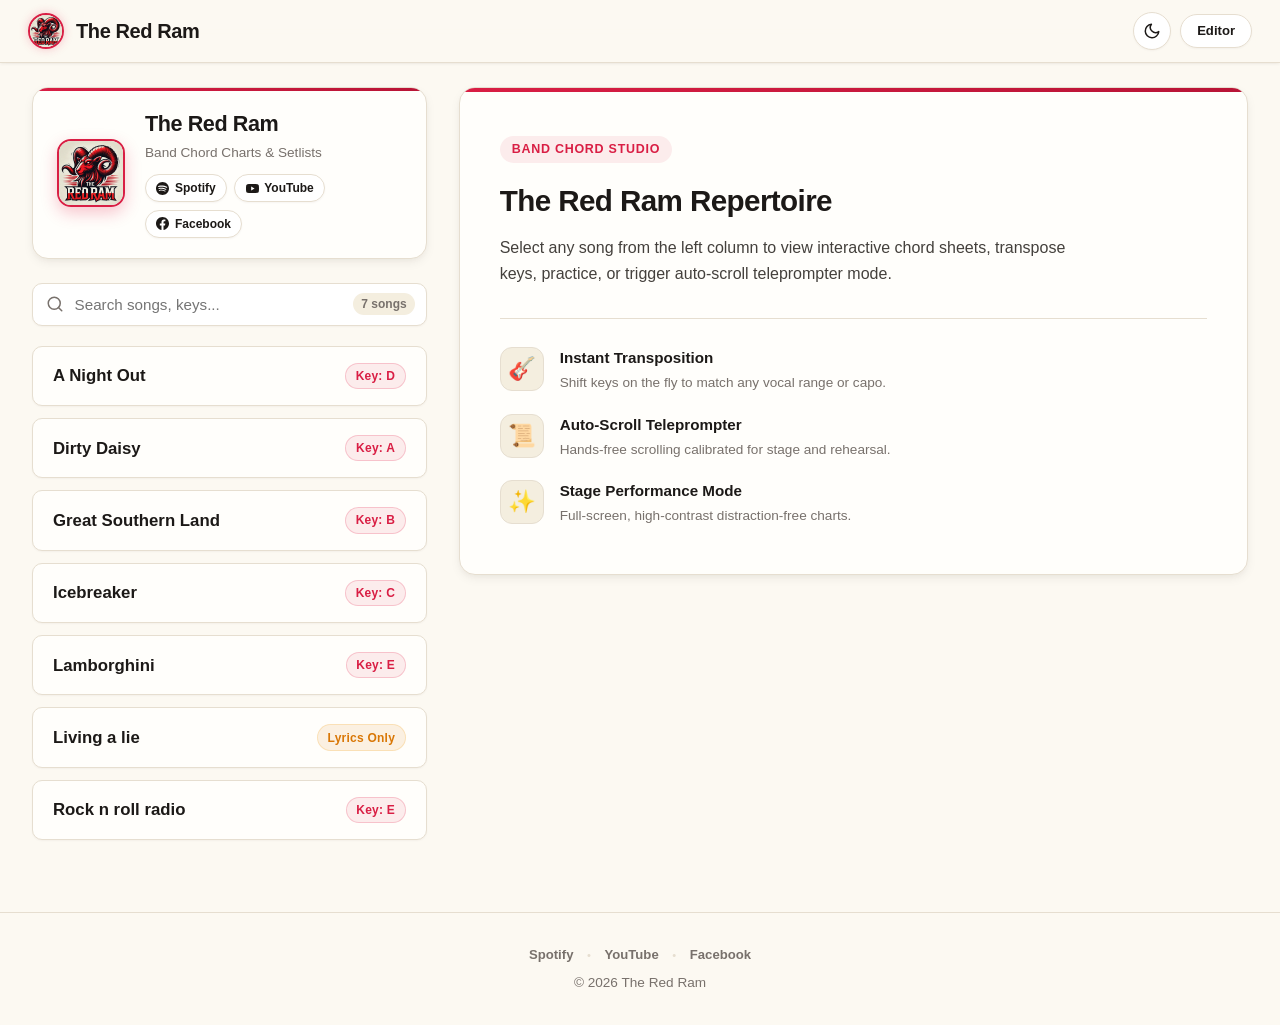
<file: index.html>
<!DOCTYPE html>
<html lang="en">
<head>
    <meta charset="UTF-8">
    <meta name="viewport" content="width=device-width, initial-scale=1.0">
    <title>The Red Ram — Band Chords & Setlists</title>
    <link rel="icon" type="image/jpeg" href="img/logo.jpg">
    <link rel="manifest" href="manifest.json">
    <meta name="theme-color" content="#e11d48">
    <link rel="stylesheet" href="css/common.css">
    <link rel="stylesheet" href="css/viewer.css">
    <script src="js/ui.js"></script>
    <script src="js/theme.js"></script>
</head>
<body>
    <!-- Performance Mode Exit Floating Trigger -->
    <button id="perf-mode-exit-btn" class="perf-mode-exit-btn hidden" aria-label="Exit Performance Mode">
        Exit Stage Mode
    </button>

    <header class="site-header">
        <a href="index.html" class="site-logo">
            <img src="img/logo.jpg" alt="The Red Ram Logo" class="logo-img">
            <span>The Red Ram</span>
        </a>
        <div class="header-actions">
            <button class="theme-toggle-btn" title="Toggle Light/Dark Mode" aria-label="Toggle Light/Dark Mode"></button>
            <a href="editor.html" class="btn btn-sm">Editor</a>
        </div>
    </header>

    <main class="app-main">
        <!-- Song List View -->
        <section id="song-list-view" class="view-section" aria-label="Song List">
            <div class="brand-banner">
                <img src="img/logo.jpg" alt="The Red Ram Logo" class="banner-logo">
                <div class="banner-text">
                    <h2>The Red Ram</h2>
                    <p>Band Chord Charts & Setlists</p>
                    <div class="banner-social-links">
                        <a href="https://open.spotify.com/artist/6zVkQMc91XcsVqUPHL1heD?si=voSirXF2Rjan9ieSNV1spA" target="_blank" rel="noopener noreferrer" class="social-pill-btn spotify" title="Listen on Spotify">
                            <svg viewBox="0 0 24 24" fill="currentColor"><path d="M12 0C5.4 0 0 5.4 0 12s5.4 12 12 12 12-5.4 12-12S18.66 0 12 0zm5.521 17.34c-.24.359-.66.48-1.021.24-2.82-1.74-6.36-2.101-10.561-1.141-.418.122-.779-.179-.899-.539-.12-.421.18-.78.54-.9 4.56-1.021 8.52-.6 11.64 1.32.42.18.479.659.301 1.02zm1.44-3.3c-.301.42-.841.6-1.262.3-3.239-1.98-8.159-2.58-11.939-1.38-.479.12-1.02-.12-1.14-.6-.12-.48.12-1.021.6-1.141C9.6 9.9 15 10.561 18.72 12.84c.361.181.54.78.241 1.2zm.12-3.36C15.24 8.4 8.82 8.16 5.16 9.301c-.6.179-1.2-.181-1.38-.721-.18-.601.18-1.2.72-1.381 4.26-1.26 11.28-1.02 15.721 1.621.539.3.719 1.02.419 1.56-.299.421-1.02.599-1.559.3z"/></svg>
                            <span>Spotify</span>
                        </a>
                        <a href="https://www.youtube.com/@theredramofficial" target="_blank" rel="noopener noreferrer" class="social-pill-btn youtube" title="Watch on YouTube">
                            <svg viewBox="0 0 24 24" fill="currentColor"><path d="M23.498 6.186a3.016 3.016 0 0 0-2.122-2.136C19.505 3.545 12 3.545 12 3.545s-7.505 0-9.377.505A3.017 3.017 0 0 0 .502 6.186C0 8.07 0 12 0 12s0 3.93.502 5.814a3.016 3.016 0 0 0 2.122 2.136c1.871.505 9.376.505 9.376.505s7.505 0 9.377-.505a3.015 3.015 0 0 0 2.122-2.136C24 15.93 24 12 24 12s0-3.93-.502-5.814zM9.545 15.568V8.432L15.818 12l-6.273 3.568z"/></svg>
                            <span>YouTube</span>
                        </a>
                        <a href="https://www.facebook.com/people/The-Red-Ram/61571459116276/" target="_blank" rel="noopener noreferrer" class="social-pill-btn facebook" title="Follow on Facebook">
                            <svg viewBox="0 0 24 24" fill="currentColor"><path d="M24 12.073c0-6.627-5.373-12-12-12s-12 5.373-12 12c0 5.99 4.388 10.954 10.125 11.854v-8.385H7.078v-3.47h3.047V9.43c0-3.007 1.792-4.669 4.533-4.669 1.312 0 2.686.235 2.686.235v2.953H15.83c-1.491 0-1.956.925-1.956 1.874v2.25h3.328l-.532 3.47h-2.796v8.385C19.612 23.027 24 18.062 24 12.073z"/></svg>
                            <span>Facebook</span>
                        </a>
                    </div>
                </div>
            </div>

            <div class="list-controls">
                <div class="search-wrapper">
                    <span class="search-icon-slot" aria-hidden="true"></span>
                    <input type="text" id="song-search" placeholder="Search songs, keys..." class="search-input" aria-label="Search songs">
                    <span id="search-count" class="search-count-badge"></span>
                </div>
            </div>

            <div id="song-list-container" class="song-list">
                <!-- Skeleton cards rendered initially, populated by songs -->
                <div class="skeleton-card">
                    <div class="skeleton-title"></div>
                    <div class="skeleton-badge"></div>
                </div>
                <div class="skeleton-card">
                    <div class="skeleton-title"></div>
                    <div class="skeleton-badge"></div>
                </div>
            </div>

            <div id="empty-state" class="empty-state" style="display: none;">
                <p>No songs found.</p>
            </div>
        </section>

        <!-- Desktop Welcome State (shown when no song is selected on wide screens) -->
        <section id="welcome-view" class="view-section welcome-panel">
            <div class="welcome-card">
                <div class="welcome-badge">Band Chord Studio</div>
                <h2>The Red Ram Repertoire</h2>
                <p class="welcome-lead">Select any song from the left column to view interactive chord sheets, transpose keys, practice, or trigger auto-scroll teleprompter mode.</p>
                <div class="welcome-features">
                    <div class="feature-item">
                        <span class="feature-icon">🎸</span>
                        <div>
                            <strong>Instant Transposition</strong>
                            <p>Shift keys on the fly to match any vocal range or capo.</p>
                        </div>
                    </div>
                    <div class="feature-item">
                        <span class="feature-icon">📜</span>
                        <div>
                            <strong>Auto-Scroll Teleprompter</strong>
                            <p>Hands-free scrolling calibrated for stage and rehearsal.</p>
                        </div>
                    </div>
                    <div class="feature-item">
                        <span class="feature-icon">✨</span>
                        <div>
                            <strong>Stage Performance Mode</strong>
                            <p>Full-screen, high-contrast distraction-free charts.</p>
                        </div>
                    </div>
                </div>
            </div>
        </section>

        <!-- Song Detail View -->
        <section id="song-detail-view" class="view-section" style="display: none;" aria-label="Chord Chart">
            <div class="detail-header">
                <button id="back-btn" class="btn btn-sm back-nav-btn" title="Back to Song List">
                    <span class="back-icon-slot"></span>
                    <span>Songs</span>
                </button>
                <div class="song-info">
                    <h2 id="detail-title">Song Title</h2>
                    <div class="key-display-group">
                        <span id="detail-key" class="badge badge-key">Key: C</span>
                        <button id="reset-transpose-btn" class="btn btn-sm btn-icon reset-btn hidden" title="Reset Transpose" aria-label="Reset Transpose to original key"></button>
                    </div>
                </div>
                <div class="detail-actions">
                    <div class="font-size-controls" title="Adjust Text Size">
                        <button id="font-size-down" class="btn btn-icon" title="Decrease Text Size" aria-label="Decrease Text Size">A−</button>
                        <span id="font-size-indicator">100%</span>
                        <button id="font-size-up" class="btn btn-icon" title="Increase Text Size" aria-label="Increase Text Size">A+</button>
                        <button id="font-size-reset" class="btn btn-icon font-reset-btn" title="Reset Text Size" aria-label="Reset Text Size"></button>
                    </div>
                    <div class="transpose-controls" title="Transpose Key">
                        <button id="transpose-down" class="btn btn-icon" title="Transpose Down" aria-label="Transpose Down">−</button>
                        <span id="transpose-indicator">0</span>
                        <button id="transpose-up" class="btn btn-icon" title="Transpose Up" aria-label="Transpose Up">+</button>
                    </div>
                    <button id="perf-mode-btn" class="btn btn-sm perf-toggle-btn" title="Stage Performance Mode" aria-label="Toggle Stage Performance Mode">
                        <span class="perf-icon-slot"></span>
                        <span class="perf-btn-label">Stage Mode</span>
                    </button>
                </div>
            </div>

            <div id="chord-chart" class="chord-chart-container">
                <!-- Chord chart will be rendered here -->
            </div>

            <!-- Next / Previous Song Navigation Footer -->
            <div class="song-navigation-bar">
                <button id="prev-song-btn" class="btn btn-sm nav-song-btn" disabled>
                    <span class="nav-icon-prev"></span>
                    <span id="prev-song-title">Previous</span>
                </button>
                <button id="next-song-btn" class="btn btn-sm nav-song-btn" disabled>
                    <span id="next-song-title">Next</span>
                    <span class="nav-icon-next"></span>
                </button>
            </div>
        </section>
    </main>

    <!-- Teleprompter / Auto-Scroll Dock (Floating at bottom during song detail view) -->
    <div id="teleprompter-dock" class="teleprompter-dock hidden" aria-label="Teleprompter Controls">
        <button id="teleprompter-play-btn" class="teleprompter-btn play-btn" title="Start Auto-Scroll (Spacebar)" aria-label="Start Auto-Scroll"></button>
        <div class="teleprompter-speed-control">
            <label for="teleprompter-speed" class="speed-label" id="speed-indicator">1.0x</label>
            <input type="range" id="teleprompter-speed" class="speed-slider" min="0.5" max="3.0" step="0.25" value="1.0" aria-label="Scroll Speed">
        </div>
        <button id="teleprompter-top-btn" class="teleprompter-btn" title="Scroll to Top" aria-label="Scroll to Top"></button>
    </div>

    <footer class="app-footer">
        <div class="footer-social-links">
            <a href="https://open.spotify.com/artist/6zVkQMc91XcsVqUPHL1heD?si=voSirXF2Rjan9ieSNV1spA" target="_blank" rel="noopener noreferrer" class="footer-social-link" title="Spotify">Spotify</a>
            <span class="dot">•</span>
            <a href="https://www.youtube.com/@theredramofficial" target="_blank" rel="noopener noreferrer" class="footer-social-link" title="YouTube">YouTube</a>
            <span class="dot">•</span>
            <a href="https://www.facebook.com/people/The-Red-Ram/61571459116276/" target="_blank" rel="noopener noreferrer" class="footer-social-link" title="Facebook">Facebook</a>
        </div>
        <p>&copy; <span id="current-year"></span> The Red Ram</p>
    </footer>

    <script src="js/chords.js?v=2.0"></script>
    <script src="js/viewer.js?v=2.0"></script>
</body>
</html>
</file>
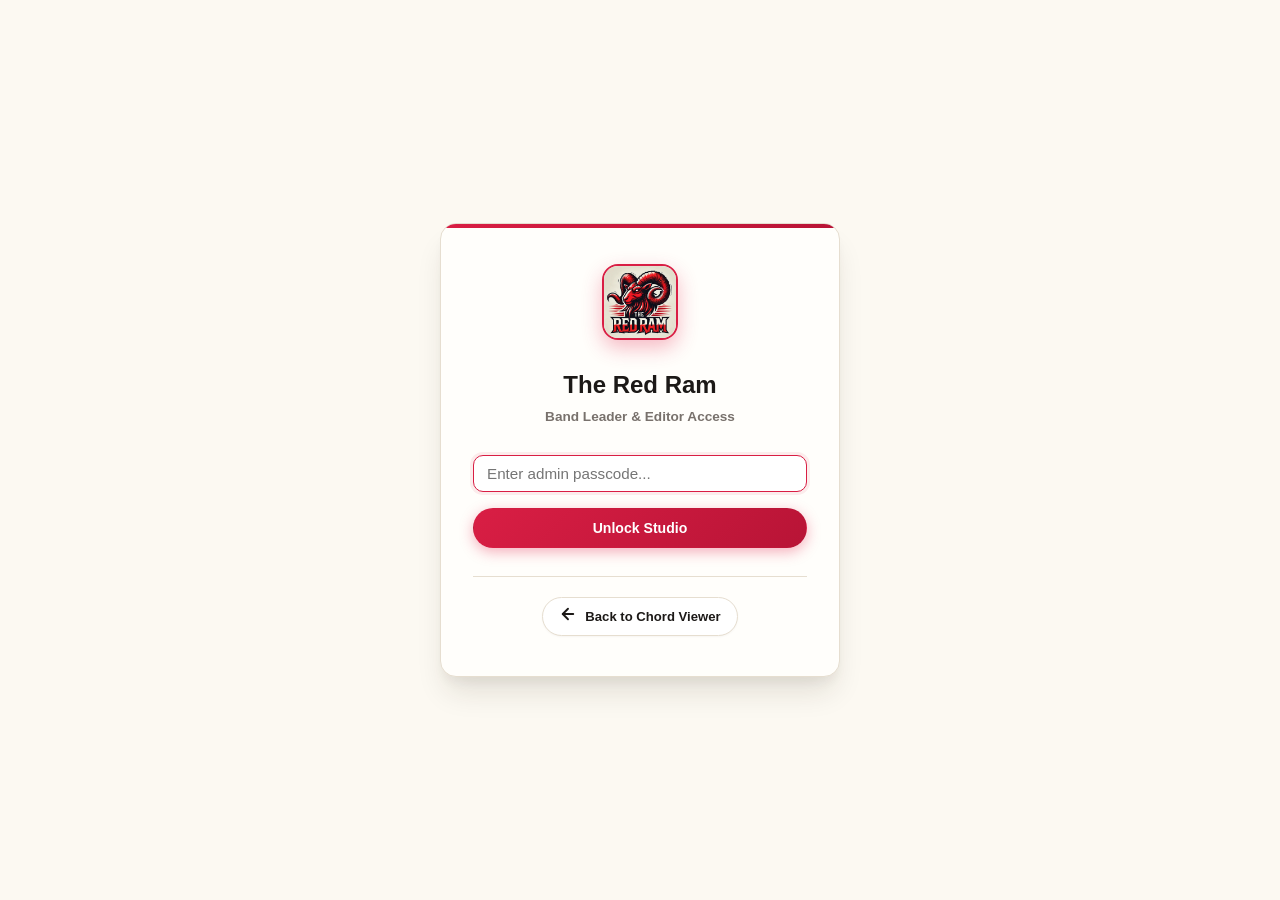
<file: editor.html>
<!DOCTYPE html>
<html lang="en">
<head>
    <meta charset="UTF-8">
    <meta name="viewport" content="width=device-width, initial-scale=1.0">
    <title>The Red Ram — Studio Editor</title>
    <link rel="icon" type="image/jpeg" href="img/logo.jpg">
    <link rel="manifest" href="manifest.json">
    <meta name="theme-color" content="#e11d48">
    <link rel="stylesheet" href="css/common.css">
    <link rel="stylesheet" href="css/editor.css">
    <script src="js/ui.js"></script>
    <script src="js/theme.js"></script>
</head>
<body>
    <!-- Cryptographic Passcode Auth Gate -->
    <div id="auth-gate" class="auth-gate-overlay">
        <div class="auth-card">
            <img src="img/logo.jpg" alt="The Red Ram" class="auth-logo">
            <h2>The Red Ram</h2>
            <p class="auth-subtitle">Band Leader & Editor Access</p>
            <form id="auth-form">
                <div class="form-group">
                    <input type="password" id="admin-password-input" placeholder="Enter admin passcode..." autocomplete="current-password" required autofocus>
                </div>
                <button type="submit" id="unlock-btn" class="primary-btn btn-full">Unlock Studio</button>
                <div id="auth-error-msg" class="auth-error-msg hidden">Invalid passcode. Please try again.</div>
            </form>
            <div class="auth-footer">
                <a href="index.html" class="btn btn-sm">
                    <span class="back-icon-slot"></span>
                    <span>Back to Chord Viewer</span>
                </a>
            </div>
        </div>
    </div>

    <!-- Protected Editor Workspace -->
    <div id="editor-app" class="hidden">
        <header class="site-header">
            <div class="site-logo">
                <img src="img/logo.jpg" alt="The Red Ram Logo" class="logo-img">
                <span>Studio Editor</span>
            </div>
            <div class="header-actions">
                <div id="gh-conn-status" class="gh-conn-pill" title="GitHub Connection Status">
                    <span class="status-dot"></span>
                    <span class="status-text">Checking...</span>
                </div>
                <button class="theme-toggle-btn" title="Toggle Light/Dark Mode" aria-label="Toggle Light/Dark Mode"></button>
                <button id="toggle-settings-btn" class="btn btn-icon" title="GitHub Integration Settings" aria-label="GitHub Settings">
                    <span class="settings-icon-slot"></span>
                </button>
                <button id="lock-editor-btn" class="btn btn-sm" title="Lock & Sign Out">
                    <span class="lock-icon-slot"></span>
                    <span>Lock</span>
                </button>
                <a href="index.html" class="btn btn-sm">Viewer</a>
            </div>
        </header>

        <!-- GitHub Settings Modal Overlay -->
        <div id="settings-modal" class="modal-overlay hidden" role="dialog" aria-modal="true">
            <div class="modal-card">
                <div class="modal-header">
                    <h3 class="modal-title">GitHub Repository Settings</h3>
                    <button id="close-settings-btn" class="modal-close-btn" aria-label="Close Settings"></button>
                </div>
                <div class="modal-body">
                    <p class="settings-hint">To save chord charts directly to your GitHub repository, configure a <a href="https://github.com/settings/tokens/new?scopes=repo&description=The%20Red%20Ram%20Chord%20Editor" target="_blank" rel="noopener">Personal Access Token (Classic with <code>repo</code> scope)</a>. Saved locally in your browser only.</p>
                    
                    <div class="form-group">
                        <label for="gh-pat">Personal Access Token (PAT)</label>
                        <input type="password" id="gh-pat" placeholder="ghp_...">
                    </div>
                    <div class="form-row">
                        <div class="form-group flex-1">
                            <label for="gh-owner">Repository Owner</label>
                            <input type="text" id="gh-owner" value="majora1987-debug">
                        </div>
                        <div class="form-group flex-1">
                            <label for="gh-repo">Repository Name</label>
                            <input type="text" id="gh-repo" value="chords">
                        </div>
                    </div>
                    <div class="form-group">
                        <label for="gh-branch">Branch</label>
                        <input type="text" id="gh-branch" value="main">
                    </div>
                </div>
                <div class="modal-footer">
                    <button id="save-settings-btn" class="primary-btn">Save Settings</button>
                </div>
            </div>
        </div>

        <main class="container">
            <!-- Song List View -->
            <div id="editor-song-list" class="view active-view">
                <div class="view-header">
                    <div class="view-title-group">
                        <h2>Repertoire Songs</h2>
                        <span id="editor-song-count" class="badge"></span>
                    </div>
                    <button id="new-song-btn" class="primary-btn">
                        <span class="plus-icon-slot"></span>
                        <span>New Song</span>
                    </button>
                </div>

                <div class="editor-filter-row">
                    <div class="search-wrapper flex-1">
                        <span class="search-icon-slot" aria-hidden="true"></span>
                        <input type="text" id="editor-search" placeholder="Search repertoire..." class="search-input">
                    </div>
                    <div class="sort-select-wrapper">
                        <select id="editor-sort-select" class="sort-select">
                            <option value="title-asc">Sort: A to Z</option>
                            <option value="title-desc">Sort: Z to A</option>
                            <option value="key">Sort: Musical Key</option>
                        </select>
                    </div>
                </div>

                <div id="loading-songs" class="loading hidden">
                    <div class="skeleton-card">
                        <div class="skeleton-title"></div>
                        <div class="skeleton-badge"></div>
                    </div>
                </div>

                <div id="song-list-container" class="song-grid">
                    <!-- Songs populated here -->
                </div>
            </div>

            <!-- Editor View -->
            <div id="editor-view" class="view hidden">
                <div class="editor-header">
                    <div class="editor-title-controls">
                        <div class="form-group inline flex-2">
                            <label for="song-title">Song Title</label>
                            <input type="text" id="song-title" placeholder="e.g. Icebreaker">
                        </div>
                        <div class="form-group inline flex-1">
                            <label for="song-key">Musical Key</label>
                            <select id="song-key">
                                <option value="auto">✨ Auto-detect from chords</option>
                                <optgroup label="Major Keys">
                                    <option value="C">C</option>
                                    <option value="C#">C# / Db</option>
                                    <option value="D">D</option>
                                    <option value="Eb">Eb / D#</option>
                                    <option value="E">E</option>
                                    <option value="F">F</option>
                                    <option value="F#">F# / Gb</option>
                                    <option value="G">G</option>
                                    <option value="Ab">Ab / G#</option>
                                    <option value="A">A</option>
                                    <option value="Bb">Bb / A#</option>
                                    <option value="B">B</option>
                                </optgroup>
                                <optgroup label="Minor Keys">
                                    <option value="Am">Am</option>
                                    <option value="Bbm">Bbm</option>
                                    <option value="Bm">Bm</option>
                                    <option value="Cm">Cm</option>
                                    <option value="C#m">C#m</option>
                                    <option value="Dm">Dm</option>
                                    <option value="Ebm">Ebm</option>
                                    <option value="Em">Em</option>
                                    <option value="Fm">Fm</option>
                                    <option value="F#m">F#m</option>
                                    <option value="Gm">Gm</option>
                                    <option value="G#m">G#m</option>
                                </optgroup>
                            </select>
                        </div>
                    </div>
                    
                    <div class="history-controls">
                        <button id="undo-btn" class="btn btn-icon" title="Undo (Ctrl+Z)" aria-label="Undo" disabled>
                            <span class="undo-icon-slot"></span>
                        </button>
                        <button id="redo-btn" class="btn btn-icon" title="Redo (Ctrl+Y)" aria-label="Redo" disabled>
                            <span class="redo-icon-slot"></span>
                        </button>
                    </div>
                </div>

                <div class="tabs">
                    <button class="tab-btn active" data-target="input-mode">
                        <span class="tab-icon-lyrics"></span>
                        <span>Lyrics / Text Mode</span>
                    </button>
                    <button class="tab-btn" data-target="edit-mode">
                        <span class="tab-icon-guitar"></span>
                        <span>Visual Chord Editor</span>
                    </button>
                </div>

                <!-- Input Mode -->
                <div id="input-mode" class="tab-content active-tab">
                    <div class="form-group">
                        <label for="lyrics-input">Paste Lyrics or ChordPro [Chords] text:</label>
                        <textarea id="lyrics-input" placeholder="Type or paste lyrics here...&#10;&#10;[Verse 1]&#10;When it's approaching 1am...&#10;&#10;[Chorus]&#10;[G]Icebreaker, to put you in the mood..."></textarea>
                    </div>
                    <div class="input-mode-actions">
                        <button id="format-lyrics-btn" class="primary-btn">Format into Visual Editor ➔</button>
                    </div>
                </div>

                <!-- Visual Edit Mode -->
                <div id="edit-mode" class="tab-content">
                    <div class="editor-section-toolbar">
                        <div class="top-insert-actions">
                            <span class="toolbar-label">Top Insert:</span>
                            <button id="add-top-chord-bar-btn" class="btn btn-sm btn-primary" title="Insert a new draggable chord bar at the top of the chart">+ Chord Bar</button>
                            <button id="add-top-lyrics-btn" class="btn btn-sm" title="Insert a new lyrics line at the top of the chart">+ Lyrics Line</button>
                            <button id="add-top-sec-btn" class="btn btn-sm" title="Insert a new section at the top of the chart">+ Section</button>
                        </div>
                        <div class="toolbar-actions">
                            <button id="merge-sections-btn" class="btn btn-sm" title="Combine all sections into one continuous block without losing lyrics">Merge All Sections</button>
                        </div>
                    </div>
                    <div id="song-render-container" class="chord-chart-container">
                        <!-- Rendered by ChordUtils -->
                    </div>
                    
                    <!-- Bottom Add Section Row (Appends to end of song!) -->
                    <div class="add-section-row">
                        <button id="add-section-btn" class="btn btn-sm btn-primary">+ Add Lyrics Section</button>
                        <button id="add-instrumental-sec-btn" class="btn btn-sm">+ Add Instrumental Block</button>
                    </div>
                </div>

                <div class="editor-actions">
                    <button id="cancel-edit-btn" class="btn">Cancel</button>
                    <button id="download-json-btn" class="btn" title="Download song JSON file for offline backup">Download JSON</button>
                    <button id="save-song-btn" class="primary-btn">Save to GitHub</button>
                    <span id="save-status" class="status-msg"></span>
                </div>
            </div>
        </main>

        <!-- Frosted Chord Picker Popover -->
        <div id="chord-picker" class="chord-picker hidden" role="dialog" aria-label="Chord Picker">
            <div class="picker-header">
                <span id="chord-preview" class="chord-preview">Select Chord</span>
                <button id="close-picker-btn" class="btn-icon" aria-label="Close Picker"></button>
            </div>
            <div class="picker-body">
                <div class="picker-section">
                    <h4>Root Note</h4>
                    <div class="root-grid">
                        <button class="root-btn" data-val="C">C</button>
                        <button class="root-btn" data-val="D">D</button>
                        <button class="root-btn" data-val="E">E</button>
                        <button class="root-btn" data-val="F">F</button>
                        <button class="root-btn" data-val="G">G</button>
                        <button class="root-btn" data-val="A">A</button>
                        <button class="root-btn" data-val="B">B</button>
                    </div>
                    <div class="root-grid">
                        <button class="root-btn" data-val="C#">C#</button>
                        <button class="root-btn" data-val="Eb">Eb</button>
                        <button class="root-btn" data-val="F#">F#</button>
                        <button class="root-btn" data-val="Ab">Ab</button>
                        <button class="root-btn" data-val="Bb">Bb</button>
                    </div>
                </div>
                <div class="picker-section">
                    <h4>Quality</h4>
                    <div class="quality-grid">
                        <button class="quality-btn" data-val="">Major</button>
                        <button class="quality-btn" data-val="m">m</button>
                        <button class="quality-btn" data-val="7">7</button>
                        <button class="quality-btn" data-val="maj7">maj7</button>
                        <button class="quality-btn" data-val="m7">m7</button>
                        <button class="quality-btn" data-val="sus2">sus2</button>
                        <button class="quality-btn" data-val="sus4">sus4</button>
                        <button class="quality-btn" data-val="dim">dim</button>
                        <button class="quality-btn" data-val="aug">aug</button>
                        <button class="quality-btn" data-val="add9">add9</button>
                        <button class="quality-btn" data-val="6">6</button>
                        <button class="quality-btn" data-val="9">9</button>
                        <button class="quality-btn" data-val="5">5</button>
                    </div>
                </div>
                <div class="picker-section custom-chord">
                    <h4>Custom / Slash</h4>
                    <div class="custom-input-group">
                        <input type="text" id="custom-chord-input" placeholder="e.g. C/G, F#m7b5">
                        <button id="apply-custom-btn" class="secondary-btn">Apply</button>
                    </div>
                </div>
            </div>
            <div class="picker-footer">
                <button id="remove-chord-btn" class="danger-btn hidden">Remove Chord</button>
                <button id="apply-picker-btn" class="primary-btn">Apply Chord</button>
            </div>
        </div>
    </div>

    <script src="js/chords.js?v=2.0"></script>
    <script src="js/editor.js?v=2.0"></script>
</body>
</html>
</file>
<file: css/common.css>
/* ============================================================
   The Red Ram — Chord Charts
   Shared styles for viewer and editor
   Ultra-modern, sleek design with glassmorphism & rich contrast
   ============================================================ */

/* --- Reset & Base --- */
*, *::before, *::after {
  box-sizing: border-box;
  margin: 0;
  padding: 0;
}

:root,
[data-theme="light"] {
  /* Light Cream Theme */
  --color-bg: #fcf9f2;
  --color-surface: #ffffff;
  --color-surface-card: #fffefb;
  --color-surface-hover: #f4eedf;
  --color-border: #e6ded0;
  --color-border-subtle: #efe9de;
  --color-text: #1c1917;
  --color-text-secondary: #44403c;
  --color-text-muted: #78716c;         /* High readability WCAG AA compliance on cream */
  --color-accent: #d91e44;            /* Red Ram Electric Crimson */
  --color-accent-hover: #b81436;
  --color-accent-light: #fecdd3;
  --color-accent-bg: rgba(217, 30, 68, 0.08);
  --color-accent-gradient: linear-gradient(135deg, #d91e44 0%, #b81436 100%);
  --color-chord: #c81e3d;
  --color-chord-bg: rgba(200, 30, 61, 0.09);
  --color-hover: #f8f3e8;
  --color-white: #ffffff;
  --color-input-bg: #ffffff;
  --header-bg: rgba(252, 249, 242, 0.90);

  --color-success: #059669;
  --color-success-bg: rgba(5, 150, 105, 0.1);
  --color-warning: #d97706;
  --color-warning-bg: rgba(217, 119, 6, 0.1);
  --color-error: #dc2626;
  --color-error-bg: rgba(220, 38, 38, 0.1);

  --font-ui: -apple-system, BlinkMacSystemFont, 'SF Pro Text', 'Segoe UI', Roboto, Helvetica, Arial, sans-serif;
  --font-display: -apple-system, BlinkMacSystemFont, 'SF Pro Display', 'Segoe UI', Roboto, sans-serif;
  --font-lyrics: -apple-system, BlinkMacSystemFont, 'SF Pro Text', 'Segoe UI', Roboto, sans-serif;
  --font-chord: 'SFMono-Regular', Consolas, 'Liberation Mono', Menlo, monospace;

  --radius-sm: 6px;
  --radius: 10px;
  --radius-md: 12px;
  --radius-lg: 16px;
  --radius-pill: 9999px;

  --shadow-subtle: 0 1px 2px 0 rgba(44, 30, 15, 0.04);
  --shadow-sm: 0 1px 3px 0 rgba(44, 30, 15, 0.06), 0 1px 2px -1px rgba(44, 30, 15, 0.04);
  --shadow-md: 0 4px 12px -2px rgba(44, 30, 15, 0.08), 0 2px 6px -2px rgba(44, 30, 15, 0.04);
  --shadow-lg: 0 12px 24px -4px rgba(44, 30, 15, 0.1), 0 4px 8px -4px rgba(44, 30, 15, 0.04);
  --shadow-xl: 0 20px 30px -6px rgba(44, 30, 15, 0.12), 0 8px 12px -4px rgba(44, 30, 15, 0.06);
}

[data-theme="dark"] {
  /* Midnight Blue Theme */
  --color-bg: #080d1a;
  --color-surface: #0e1628;
  --color-surface-card: #131e36;
  --color-surface-hover: #1c2a4a;
  --color-border: #1e2f54;
  --color-border-subtle: #15223c;
  --color-text: #f0f6fc;
  --color-text-secondary: #9bb1d0;
  --color-text-muted: #6882a8;
  --color-accent: #f43f5e;
  --color-accent-hover: #fb7185;
  --color-accent-light: #fda4af;
  --color-accent-bg: rgba(244, 63, 94, 0.16);
  --color-accent-gradient: linear-gradient(135deg, #f43f5e 0%, #e11d48 100%);
  --color-chord: #ff597b;
  --color-chord-bg: rgba(255, 89, 123, 0.14);
  --color-hover: #192644;
  --color-white: #131e36;
  --color-input-bg: #0a1122;
  --header-bg: rgba(8, 13, 26, 0.88);

  --color-success: #34d399;
  --color-success-bg: rgba(52, 211, 153, 0.15);
  --color-warning: #fbbf24;
  --color-warning-bg: rgba(251, 191, 36, 0.15);
  --color-error: #f87171;
  --color-error-bg: rgba(248, 113, 113, 0.15);

  --shadow-subtle: 0 1px 2px 0 rgba(2, 6, 18, 0.3);
  --shadow-sm: 0 1px 3px 0 rgba(2, 6, 18, 0.4), 0 1px 2px -1px rgba(2, 6, 18, 0.3);
  --shadow-md: 0 4px 14px -2px rgba(2, 6, 18, 0.5), 0 2px 6px -2px rgba(2, 6, 18, 0.4);
  --shadow-lg: 0 14px 28px -4px rgba(2, 6, 18, 0.6), 0 6px 12px -4px rgba(2, 6, 18, 0.4);
  --shadow-xl: 0 24px 38px -6px rgba(2, 6, 18, 0.7), 0 10px 16px -4px rgba(2, 6, 18, 0.5);
}

html {
  font-size: 16px;
  -webkit-font-smoothing: antialiased;
  -moz-osx-font-smoothing: grayscale;
  scroll-behavior: smooth;
}

body {
  font-family: var(--font-ui);
  background: var(--color-bg);
  color: var(--color-text);
  line-height: 1.5;
  min-height: 100vh;
  transition: background-color 0.25s ease, color 0.25s ease;
}

/* --- Header / Navbar with Frosted Glass --- */
.site-header {
  background: var(--header-bg);
  backdrop-filter: blur(20px) saturate(180%);
  -webkit-backdrop-filter: blur(20px) saturate(180%);
  border-bottom: 1px solid var(--color-border);
  padding: 0.75rem 1.75rem;
  display: flex;
  align-items: center;
  justify-content: space-between;
  position: sticky;
  top: 0;
  z-index: 100;
  box-shadow: var(--shadow-sm);
  transition: background-color 0.25s ease, border-color 0.25s ease, transform 0.3s ease;
}

.site-logo {
  display: flex;
  align-items: center;
  gap: 0.75rem;
  font-size: 1.25rem;
  font-weight: 800;
  font-family: var(--font-display);
  letter-spacing: -0.02em;
  color: var(--color-text);
  text-decoration: none;
  transition: transform 0.15s ease, opacity 0.15s ease;
}

.site-logo:hover {
  opacity: 0.9;
  transform: translateY(-1px);
}

.site-logo .logo-img {
  width: 36px;
  height: 36px;
  border-radius: 50%;
  object-fit: cover;
  border: 2px solid var(--color-accent);
  box-shadow: 0 0 10px rgba(225, 29, 72, 0.25);
  display: block;
}

.header-actions {
  display: flex;
  align-items: center;
  gap: 0.6rem;
}

.theme-toggle-btn {
  width: 38px;
  height: 38px;
  border-radius: var(--radius-pill);
  background: var(--color-surface);
  border: 1px solid var(--color-border);
  color: var(--color-text);
  cursor: pointer;
  display: inline-flex;
  align-items: center;
  justify-content: center;
  transition: all 0.18s ease;
  box-shadow: var(--shadow-subtle);
}

.theme-toggle-btn:hover {
  background: var(--color-surface-hover);
  border-color: var(--color-accent);
  color: var(--color-accent);
  transform: scale(1.05);
}

.theme-toggle-btn:active {
  transform: scale(0.95);
}

/* --- Brand Hero Banner --- */
.brand-banner {
  display: flex;
  align-items: center;
  gap: 1.25rem;
  padding: 1.25rem 1.5rem;
  background: var(--color-surface-card);
  border: 1px solid var(--color-border);
  border-radius: var(--radius-lg);
  margin-bottom: 1.5rem;
  box-shadow: var(--shadow-md);
  position: relative;
  overflow: hidden;
}

.brand-banner::before {
  content: '';
  position: absolute;
  top: 0;
  left: 0;
  right: 0;
  height: 3px;
  background: var(--color-accent-gradient);
}

.brand-banner .banner-logo {
  width: 68px;
  height: 68px;
  border-radius: 14px;
  object-fit: cover;
  border: 2px solid var(--color-accent);
  box-shadow: 0 6px 16px rgba(225, 29, 72, 0.25);
  flex-shrink: 0;
}

.brand-banner .banner-text {
  display: flex;
  flex-direction: column;
  gap: 0.15rem;
  flex: 1;
}

.brand-banner .banner-text h2 {
  margin: 0;
  font-size: 1.35rem;
  font-weight: 800;
  letter-spacing: -0.02em;
  color: var(--color-text);
}

.brand-banner .banner-text p {
  margin: 0;
  font-size: 0.85rem;
  color: var(--color-text-muted);
  font-weight: 500;
}

/* Social Links & Badges */
.banner-social-links {
  display: flex;
  align-items: center;
  gap: 0.45rem;
  margin-top: 0.55rem;
  flex-wrap: wrap;
}

.social-pill-btn {
  display: inline-flex;
  align-items: center;
  gap: 0.35rem;
  padding: 0.25rem 0.65rem;
  border-radius: var(--radius-pill);
  font-size: 0.75rem;
  font-weight: 700;
  text-decoration: none;
  border: 1px solid var(--color-border);
  background: var(--color-surface);
  color: var(--color-text);
  transition: all 0.18s cubic-bezier(0.16, 1, 0.3, 1);
  box-shadow: var(--shadow-subtle);
}

.social-pill-btn svg {
  width: 13px;
  height: 13px;
  flex-shrink: 0;
  transition: transform 0.18s ease;
}

.social-pill-btn:hover {
  transform: translateY(-1px);
  box-shadow: var(--shadow-sm);
}

.social-pill-btn:hover svg {
  transform: scale(1.12);
}

.social-pill-btn.spotify:hover {
  background: #1db954;
  border-color: #1db954;
  color: #ffffff;
}

.social-pill-btn.youtube:hover {
  background: #ff0000;
  border-color: #ff0000;
  color: #ffffff;
}

.social-pill-btn.facebook:hover {
  background: #1877f2;
  border-color: #1877f2;
  color: #ffffff;
}

/* Footer social links */
.footer-social-links {
  display: flex;
  align-items: center;
  justify-content: center;
  gap: 0.85rem;
  margin-bottom: 0.5rem;
}

.footer-social-link {
  color: var(--color-text-muted);
  font-size: 0.82rem;
  font-weight: 600;
  text-decoration: none;
  transition: color 0.15s ease;
}

.footer-social-link:hover {
  color: var(--color-accent);
}

.footer-social-links .dot {
  color: var(--color-border);
  font-size: 0.7rem;
}

/* --- Modern Buttons (Rounded Pill Design Language) --- */
.btn,
.primary-btn,
.btn-primary,
.secondary-btn,
.danger-btn,
button.primary-btn,
button.btn-primary,
button.secondary-btn,
button.danger-btn {
  display: inline-flex;
  align-items: center;
  justify-content: center;
  gap: 0.5rem;
  min-height: 40px;
  padding: 0.55rem 1.35rem;
  border: 1px solid var(--color-border);
  border-radius: var(--radius-pill) !important;
  background: var(--color-surface);
  color: var(--color-text);
  font-family: var(--font-ui);
  font-size: 0.88rem;
  font-weight: 700;
  cursor: pointer;
  text-decoration: none;
  transition: all 0.18s cubic-bezier(0.16, 1, 0.3, 1);
  box-shadow: var(--shadow-subtle);
  user-select: none;
}

.btn:hover,
.secondary-btn:hover {
  background: var(--color-surface-hover);
  border-color: var(--color-accent);
  color: var(--color-accent);
  transform: translateY(-1.5px);
  box-shadow: var(--shadow-sm);
}

.btn:active,
.primary-btn:active,
.secondary-btn:active,
.danger-btn:active {
  transform: translateY(0) scale(0.97);
}

.btn:disabled,
.primary-btn:disabled,
.secondary-btn:disabled,
.danger-btn:disabled {
  opacity: 0.45;
  cursor: not-allowed;
  transform: none !important;
  box-shadow: none !important;
}

.btn-primary, .primary-btn {
  background: var(--color-accent-gradient) !important;
  color: #ffffff !important;
  border: 1px solid transparent !important;
  box-shadow: 0 4px 14px rgba(225, 29, 72, 0.35) !important;
}

.btn-primary:hover, .primary-btn:hover {
  opacity: 0.95;
  color: #ffffff !important;
  transform: translateY(-2px);
  box-shadow: 0 6px 20px rgba(225, 29, 72, 0.45) !important;
}

.secondary-btn {
  background: var(--color-surface);
  color: var(--color-text);
  border: 1px solid var(--color-border);
}

.btn-sm {
  min-height: 34px;
  padding: 0.4rem 1rem;
  font-size: 0.82rem;
  border-radius: var(--radius-pill) !important;
}

.btn-icon {
  min-height: 36px;
  min-width: 36px;
  padding: 0.4rem;
  border-radius: var(--radius-pill) !important;
  display: inline-flex;
  align-items: center;
  justify-content: center;
}

.danger-btn {
  background: rgba(239, 68, 68, 0.1) !important;
  color: #ef4444 !important;
  border: 1px solid rgba(239, 68, 68, 0.25) !important;
}

.danger-btn:hover {
  background: #ef4444 !important;
  color: #ffffff !important;
  transform: translateY(-1.5px);
  box-shadow: 0 4px 14px rgba(239, 68, 68, 0.35) !important;
}

/* Status Badges */
.badge {
  display: inline-flex;
  align-items: center;
  gap: 0.3rem;
  background-color: var(--color-surface);
  color: var(--color-text-secondary);
  border: 1px solid var(--color-border);
  padding: 0.2rem 0.6rem;
  border-radius: var(--radius-pill);
  font-size: 0.75rem;
  font-weight: 700;
  letter-spacing: 0.02em;
  white-space: nowrap;
}

.badge-key {
  background-color: var(--color-accent-bg);
  color: var(--color-accent);
  border-color: rgba(225, 29, 72, 0.2);
}

.badge-complete {
  background-color: var(--color-success-bg);
  color: var(--color-success);
  border-color: rgba(16, 185, 129, 0.2);
}

.badge-lyrics {
  background-color: var(--color-warning-bg);
  color: var(--color-warning);
  border-color: rgba(245, 158, 11, 0.2);
}

/* Search Highlights */
mark.search-match {
  background-color: rgba(225, 29, 72, 0.2);
  color: var(--color-accent);
  font-weight: 800;
  border-radius: 3px;
  padding: 0 2px;
}

/* --- Trello-Style Floating Drag Card --- */
.trello-drag-card {
  position: fixed;
  top: 0;
  left: 0;
  z-index: 10000;
  pointer-events: none;
  background: var(--color-surface-card);
  border: 2px solid var(--color-accent);
  color: var(--color-text);
  padding: 8px 16px;
  border-radius: var(--radius-md);
  font-weight: 700;
  font-size: 0.88rem;
  display: flex;
  align-items: center;
  justify-content: space-between;
  gap: 14px;
  box-shadow: 0 20px 35px -5px rgba(0, 0, 0, 0.35), 0 8px 18px -4px rgba(225, 29, 72, 0.45);
  backdrop-filter: blur(12px);
  will-change: transform;
  min-width: 180px;
}

.trello-drag-card .drag-card-header {
  display: flex;
  align-items: center;
  gap: 8px;
}

.trello-drag-card .drag-card-icon {
  font-size: 1.15rem;
  color: var(--color-accent);
  display: inline-flex;
}

.trello-drag-card .drag-card-title {
  font-family: var(--font-display);
  font-weight: 800;
  letter-spacing: 0.04em;
  text-transform: uppercase;
  color: var(--color-accent);
}

.trello-drag-card .drag-card-badge {
  font-size: 0.72rem;
  font-weight: 600;
  background: var(--color-accent-bg);
  color: var(--color-accent);
  padding: 2px 8px;
  border-radius: var(--radius-pill);
}

/* --- Trello-Style Dynamic Drop Placeholder --- */
.trello-drop-placeholder {
  height: 40px;
  margin: 10px 0;
  border-radius: var(--radius-md);
  border: 2px dashed var(--color-accent);
  background: var(--color-accent-bg);
  display: flex;
  align-items: center;
  padding: 0 16px;
  gap: 10px;
  color: var(--color-accent);
  font-weight: 800;
  font-size: 0.8rem;
  letter-spacing: 0.08em;
  text-transform: uppercase;
  box-shadow: inset 0 0 14px rgba(225, 29, 72, 0.12);
  animation: trelloPlaceholderPulse 1.4s infinite alternate ease-in-out;
  transition: transform 0.16s cubic-bezier(0.2, 0, 0, 1), opacity 0.16s ease;
}

@keyframes trelloPlaceholderPulse {
  0% { opacity: 0.65; border-color: rgba(225, 29, 72, 0.5); }
  100% { opacity: 1; border-color: var(--color-accent); }
}

body.is-dragging-active {
  user-select: none;
  cursor: grabbing !important;
}

body.is-dragging-active * {
  cursor: grabbing !important;
}

.song-section.is-dragging-source {
  opacity: 0.35;
  filter: grayscale(0.5);
  transition: opacity 0.2s ease;
}

.section-header-row.is-dragging {
  opacity: 0.3;
}

/* Settle landing animation */
.section-header-row.just-dropped {
  animation: dropSettle 0.45s cubic-bezier(0.16, 1, 0.3, 1);
}

@keyframes dropSettle {
  0% {
    transform: scale(0.97);
    background: var(--color-accent-bg);
    border-radius: var(--radius-sm);
  }
  50% {
    transform: scale(1.02);
    background: var(--color-accent-bg);
    border-radius: var(--radius-sm);
  }
  100% {
    transform: scale(1);
    background: transparent;
  }
}

/* --- Section Dividers & Headers --- */
.song-section {
  margin-bottom: 2rem;
  position: relative;
}

.section-header-row {
  display: flex;
  align-items: center;
  gap: 0.75rem;
  margin-bottom: 0.85rem;
  padding-bottom: 0.4rem;
  border-bottom: 1px solid var(--color-border);
}

.section-drag-handle,
.line-drag-handle {
  cursor: grab;
  color: var(--color-text-muted);
  font-size: 1.1rem;
  padding: 4px 6px;
  min-height: 32px;
  min-width: 32px;
  user-select: none;
  border-radius: var(--radius-sm);
  transition: all 0.15s;
  display: inline-flex;
  align-items: center;
  justify-content: center;
}

.section-drag-handle:hover,
.line-drag-handle:hover {
  background: var(--color-accent-bg);
  color: var(--color-accent);
}

.section-drag-handle:active,
.line-drag-handle:active {
  cursor: grabbing;
}

.section-label {
  font-size: calc(0.82rem * var(--chord-font-scale, 1));
  font-weight: 800;
  text-transform: uppercase;
  letter-spacing: 0.1em;
  color: var(--color-accent);
  flex-grow: 1;
}

.section-label.editable-label {
  cursor: text;
  border-bottom: 1px dashed var(--color-border);
  outline: none;
  min-width: 80px;
  display: inline-block;
  padding: 4px 8px;
  border-radius: var(--radius-sm);
  transition: all 0.15s ease;
}

.section-label.editable-label:hover {
  background: var(--color-accent-bg);
}

.section-label.editable-label:focus {
  border-bottom-color: var(--color-accent);
  background: var(--color-accent-bg);
}

.section-controls {
  display: inline-flex;
  align-items: center;
  gap: 6px;
  opacity: 0.85;
  transition: opacity 0.15s;
}

.song-section:hover .section-controls {
  opacity: 1;
}

.sec-ctrl-btn {
  background: var(--color-surface);
  border: 1px solid var(--color-border);
  color: var(--color-text-secondary);
  font-size: 0.75rem;
  font-weight: 600;
  padding: 4px 8px;
  min-height: 28px;
  border-radius: var(--radius-sm);
  cursor: pointer;
  display: inline-flex;
  align-items: center;
  justify-content: center;
  line-height: 1.2;
  transition: all 0.12s ease;
}

.sec-ctrl-btn:hover:not(:disabled) {
  background: var(--color-accent-bg);
  border-color: var(--color-accent);
  color: var(--color-accent);
}

.sec-ctrl-btn:disabled {
  opacity: 0.3;
  cursor: not-allowed;
}

.sec-ctrl-btn.sec-delete-btn:hover:not(:disabled) {
  background: rgba(239, 68, 68, 0.15);
  border-color: #ef4444;
  color: #ef4444;
}

/* --- Song Lines & Chords --- */
.song-line {
  position: relative;
  margin-bottom: 0.85rem;
  line-height: 1;
  display: flex;
  flex-wrap: wrap;
  align-items: flex-end;
  transition: margin 0.15s cubic-bezier(0.2, 0, 0, 1), padding 0.15s cubic-bezier(0.2, 0, 0, 1);
}

/* --- Instrumental Chord Grid & Measure Bars --- */
.song-line.instrumental-line {
  align-items: center;
  margin: 0.75rem 0 1rem 0;
  gap: 0.35rem;
}

.instrumental-grid {
  display: inline-flex;
  align-items: center;
  gap: 0.35rem;
  background: var(--color-surface);
  border: 1px solid var(--color-border);
  padding: 0.4rem 0.75rem;
  border-radius: var(--radius-md);
  box-shadow: var(--shadow-subtle);
  flex-wrap: wrap;
  max-width: 100%;
}

.bar-divider {
  color: var(--color-border);
  font-weight: 800;
  font-size: 1.15rem;
  user-select: none;
  opacity: 0.85;
  padding: 0 2px;
}

.chord-measure-box {
  background: var(--color-surface-card);
  border: 1.5px solid var(--color-border);
  border-radius: var(--radius-sm);
  padding: 0.35rem 0.75rem;
  min-width: 48px;
  min-height: 36px;
  text-align: center;
  display: inline-flex;
  align-items: center;
  justify-content: center;
  transition: all 0.15s cubic-bezier(0.16, 1, 0.3, 1);
  box-shadow: var(--shadow-subtle);
  user-select: none;
}

.chord-measure-box .measure-chord {
  font-family: var(--font-chord);
  font-size: calc(1.05rem * var(--chord-font-scale, 1));
  font-weight: 800;
  color: var(--color-chord);
  letter-spacing: 0.02em;
}

.chord-measure-box.editable {
  cursor: pointer;
}

.chord-measure-box.editable:hover {
  border-color: var(--color-accent);
  background: var(--color-accent-bg);
  transform: translateY(-1px);
  box-shadow: var(--shadow-sm);
}

.chord-measure-box.active-measure {
  border-color: var(--color-accent);
  box-shadow: 0 0 0 2px var(--color-accent-light);
  background: var(--color-accent-bg);
}

.add-measure-chord-btn {
  background: var(--color-surface-hover);
  border: 1px dashed var(--color-border);
  color: var(--color-text-muted);
  width: 32px;
  height: 32px;
  border-radius: var(--radius-pill);
  display: flex;
  align-items: center;
  justify-content: center;
  font-size: 1rem;
  font-weight: 800;
  cursor: pointer;
  transition: all 0.15s ease;
  margin-left: 4px;
}

.add-measure-chord-btn:hover {
  border-color: var(--color-accent);
  color: var(--color-accent);
  background: var(--color-accent-bg);
  transform: scale(1.1);
}

.measure-comment {
  font-size: calc(0.85rem * var(--chord-font-scale, 1));
  color: var(--color-text-muted);
  font-weight: 600;
  font-style: italic;
  margin-left: 0.4rem;
  padding: 3px 8px;
  border-radius: var(--radius-sm);
}

.measure-comment.placeholder-tag {
  opacity: 0.6;
  font-style: normal;
  border: 1px dashed var(--color-border);
}

.measure-comment.editable {
  cursor: text;
}

.measure-comment.editable:focus {
  outline: none;
  background: var(--color-accent-bg);
  color: var(--color-accent);
  opacity: 1;
}

.line-actions {
  display: inline-flex;
  align-items: center;
  gap: 6px;
  margin-left: 10px;
  opacity: 0;
  transition: opacity 0.15s ease;
}

.song-line:hover .line-actions,
.song-line:focus-within .line-actions {
  opacity: 1;
}

.line-action-btn {
  background: var(--color-surface);
  border: 1px solid var(--color-border);
  font-size: 0.8rem;
  cursor: pointer;
  padding: 4px 8px;
  min-height: 28px;
  min-width: 28px;
  border-radius: var(--radius-sm);
  color: var(--color-text-muted);
  display: inline-flex;
  align-items: center;
  justify-content: center;
  transition: all 0.12s ease;
}

.line-action-btn:hover {
  background: var(--color-surface-hover);
  border-color: var(--color-accent);
  color: var(--color-accent);
}

.chord-word {
  display: inline-flex;
  flex-direction: column;
  align-items: flex-start;
  margin-right: 0.55em;
  position: relative;
  cursor: default;
}

.chord-slot {
  font-family: var(--font-chord);
  font-weight: 800;
  font-size: calc(0.92rem * var(--chord-font-scale, 1));
  letter-spacing: 0.02em;
  color: var(--color-chord);
  min-height: 1.4em;
  line-height: 1.4;
  white-space: nowrap;
  user-select: none;
  transition: font-size 0.15s ease, color 0.12s ease;
}

.chord-slot:not(.has-chord) {
  visibility: hidden;
}

.chord-slot.editable {
  cursor: pointer;
  visibility: visible;
  min-width: 1.4em;
  min-height: 1.4em;
  border-radius: 4px;
  padding: 0 4px;
}

.chord-slot.editable:not(.has-chord) {
  opacity: 0;
}

.chord-word:hover .chord-slot.editable:not(.has-chord),
.chord-word.touch-active .chord-slot.editable:not(.has-chord) {
  opacity: 1;
  background: var(--color-accent-bg);
  color: var(--color-accent);
}

.chord-word:hover .chord-slot.editable:not(.has-chord)::after {
  content: '+';
  font-size: 0.85rem;
  font-weight: 700;
}

.chord-slot.editable.has-chord:hover {
  background: var(--color-accent-bg);
  box-shadow: 0 0 0 2px var(--color-accent-light);
}

.word-text {
  font-family: var(--font-lyrics);
  font-size: calc(1.18rem * var(--chord-font-scale, 1));
  font-weight: 500;
  line-height: 1.5;
  color: var(--color-text);
  letter-spacing: -0.01em;
  transition: font-size 0.15s ease;
}

/* --- Toast Notification System --- */
.toast-container {
  position: fixed;
  top: 24px;
  right: 24px;
  z-index: 10000;
  display: flex;
  flex-direction: column;
  gap: 10px;
  max-width: 380px;
  width: calc(100vw - 48px);
  pointer-events: none;
}

.toast-item {
  pointer-events: auto;
  display: flex;
  align-items: center;
  gap: 12px;
  padding: 12px 16px;
  background: var(--color-surface-card);
  border: 1px solid var(--color-border);
  border-radius: var(--radius-md);
  box-shadow: var(--shadow-xl);
  color: var(--color-text);
  font-size: 0.88rem;
  font-weight: 600;
  animation: toastEnter 0.25s cubic-bezier(0.16, 1, 0.3, 1);
  transition: transform 0.25s ease, opacity 0.25s ease;
}

.toast-item.toast-leaving {
  opacity: 0;
  transform: translateY(-12px) scale(0.95);
}

@keyframes toastEnter {
  from {
    opacity: 0;
    transform: translateY(-16px) scale(0.95);
  }
  to {
    opacity: 1;
    transform: translateY(0) scale(1);
  }
}

.toast-icon {
  display: flex;
  align-items: center;
  flex-shrink: 0;
}

.toast-success .toast-icon { color: var(--color-success); }
.toast-error .toast-icon { color: var(--color-error); }
.toast-warning .toast-icon { color: var(--color-warning); }
.toast-info .toast-icon { color: var(--color-accent); }

.toast-message {
  flex: 1;
  line-height: 1.4;
}

.toast-action-btn {
  background: var(--color-accent-bg);
  color: var(--color-accent);
  border: 1px solid var(--color-accent-light);
  border-radius: var(--radius-sm);
  padding: 4px 10px;
  font-weight: 700;
  font-size: 0.8rem;
  cursor: pointer;
  transition: all 0.15s ease;
}

.toast-action-btn:hover {
  background: var(--color-accent);
  color: #ffffff;
}

.toast-close-btn {
  background: transparent;
  border: none;
  color: var(--color-text-muted);
  cursor: pointer;
  padding: 2px;
  display: flex;
  align-items: center;
  border-radius: 4px;
}

.toast-close-btn:hover {
  color: var(--color-text);
}

/* --- Modal Dialog System --- */
body.modal-open {
  overflow: hidden;
}

.modal-overlay {
  position: fixed;
  inset: 0;
  background: rgba(0, 0, 0, 0.55);
  backdrop-filter: blur(8px);
  -webkit-backdrop-filter: blur(8px);
  z-index: 9999;
  display: flex;
  align-items: center;
  justify-content: center;
  padding: 1.5rem;
  animation: modalOverlayFade 0.2s ease;
}

.modal-overlay.modal-leaving {
  opacity: 0;
  transition: opacity 0.2s ease;
}

@keyframes modalOverlayFade {
  from { opacity: 0; }
  to { opacity: 1; }
}

.modal-card {
  background: var(--color-surface-card);
  border: 1px solid var(--color-border);
  border-radius: var(--radius-lg);
  box-shadow: var(--shadow-xl);
  max-width: 520px;
  width: 100%;
  overflow: hidden;
  animation: modalPop 0.25s cubic-bezier(0.16, 1, 0.3, 1);
}

@keyframes modalPop {
  from { transform: scale(0.92) translateY(12px); opacity: 0; }
  to { transform: scale(1) translateY(0); opacity: 1; }
}

.modal-header {
  padding: 1.25rem 1.5rem;
  display: flex;
  align-items: center;
  justify-content: space-between;
  border-bottom: 1px solid var(--color-border);
}

.modal-title {
  margin: 0;
  font-size: 1.2rem;
  font-weight: 800;
  font-family: var(--font-display);
}

.modal-close-btn {
  background: transparent;
  border: none;
  color: var(--color-text-muted);
  cursor: pointer;
  padding: 4px;
  border-radius: var(--radius-sm);
  display: flex;
  align-items: center;
}

.modal-close-btn:hover {
  background: var(--color-surface-hover);
  color: var(--color-text);
}

.modal-body {
  padding: 1.5rem;
  line-height: 1.6;
}

.modal-message {
  color: var(--color-text-secondary);
  font-size: 0.95rem;
}

.modal-footer {
  padding: 1rem 1.5rem;
  background: var(--color-surface);
  border-top: 1px solid var(--color-border);
  display: flex;
  justify-content: flex-end;
  gap: 10px;
}

/* --- Teleprompter / Auto-Scroll Bar (Docked at Bottom-Right to avoid covering footnotes) --- */
.teleprompter-dock {
  position: fixed;
  bottom: 24px;
  right: 24px;
  left: auto;
  transform: none;
  z-index: 500;
  background: var(--header-bg);
  backdrop-filter: blur(20px) saturate(180%);
  -webkit-backdrop-filter: blur(20px) saturate(180%);
  border: 1px solid var(--color-border);
  border-radius: var(--radius-pill);
  padding: 0.4rem 0.85rem;
  box-shadow: var(--shadow-xl);
  display: flex;
  align-items: center;
  gap: 10px;
  animation: dockSlideUp 0.3s cubic-bezier(0.16, 1, 0.3, 1);
  transition: transform 0.25s ease, opacity 0.25s ease;
}

@keyframes dockSlideUp {
  from { transform: translateY(30px); opacity: 0; }
  to { transform: translateY(0); opacity: 1; }
}

.teleprompter-btn {
  background: var(--color-surface);
  border: 1px solid var(--color-border);
  color: var(--color-text);
  width: 38px;
  height: 38px;
  border-radius: var(--radius-pill);
  display: inline-flex;
  align-items: center;
  justify-content: center;
  cursor: pointer;
  transition: all 0.15s ease;
}

.teleprompter-btn.play-btn {
  background: var(--color-accent-gradient);
  color: #ffffff;
  border-color: transparent;
  box-shadow: 0 4px 12px rgba(225, 29, 72, 0.35);
  width: 44px;
  height: 44px;
}

.teleprompter-btn.play-btn:hover {
  transform: scale(1.06);
}

.teleprompter-speed-control {
  display: flex;
  align-items: center;
  gap: 6px;
  padding: 0 6px;
}

.speed-slider {
  width: 90px;
  accent-color: var(--color-accent);
  cursor: pointer;
}

.speed-label {
  font-size: 0.78rem;
  font-weight: 700;
  min-width: 32px;
  color: var(--color-text-secondary);
  font-family: var(--font-chord);
}

/* --- Performance Mode (Stage Mode) --- */
body.performance-mode {
  background: #04070f !important;
  color: #ffffff !important;
}

body.performance-mode .site-header,
body.performance-mode .app-footer,
body.performance-mode #song-list-view,
body.performance-mode .detail-header .btn-icon,
body.performance-mode .brand-banner {
  display: none !important;
}

body.performance-mode .app-main {
  max-width: 100% !important;
  padding: 1.5rem !important;
}

body.performance-mode .chord-chart-container {
  background: #080d1a !important;
  border-color: #1e2f54 !important;
  box-shadow: none !important;
  padding: 2rem 3rem !important;
}

body.performance-mode .chord-slot {
  color: #ff597b !important;
  font-size: calc(1.15rem * var(--chord-font-scale, 1)) !important;
}

body.performance-mode .word-text {
  color: #f0f6fc !important;
  font-size: calc(1.35rem * var(--chord-font-scale, 1)) !important;
}

body.performance-mode .perf-mode-exit-btn {
  position: fixed;
  top: 18px;
  right: 18px;
  z-index: 1000;
  display: inline-flex !important;
  background: rgba(19, 30, 54, 0.9);
  backdrop-filter: blur(12px);
  color: #ffffff;
  border: 1px solid #1e2f54;
  border-radius: var(--radius-pill);
  padding: 6px 14px;
  font-size: 0.82rem;
  font-weight: 700;
  gap: 6px;
  cursor: pointer;
}

/* --- Skeleton Loading States --- */
.skeleton-card {
  background: var(--color-surface-card);
  border: 1px solid var(--color-border);
  border-radius: var(--radius);
  padding: 1.25rem;
  display: flex;
  flex-direction: column;
  gap: 10px;
  position: relative;
  overflow: hidden;
}

.skeleton-card::after {
  content: '';
  position: absolute;
  inset: 0;
  background: linear-gradient(90deg, transparent 0%, rgba(255, 255, 255, 0.08) 50%, transparent 100%);
  animation: shimmer 1.5s infinite;
}

[data-theme="light"] .skeleton-card::after,
:root:not([data-theme="dark"]) .skeleton-card::after {
  background: linear-gradient(90deg, transparent 0%, rgba(60, 40, 20, 0.05) 50%, transparent 100%);
}

@keyframes shimmer {
  0% { transform: translateX(-100%); }
  100% { transform: translateX(100%); }
}

.skeleton-title {
  height: 18px;
  width: 60%;
  background: var(--color-border);
  border-radius: 4px;
}

.skeleton-badge {
  height: 14px;
  width: 30%;
  background: var(--color-border);
  border-radius: 4px;
}

/* --- Next / Previous Song Navigation --- */
.song-navigation-bar {
  display: flex;
  justify-content: space-between;
  align-items: center;
  margin-top: 2rem;
  padding-top: 1.5rem;
  border-top: 1px solid var(--color-border);
  gap: 12px;
}

/* --- Layout & Footer --- */
.container {
  max-width: 1080px;
  margin: 0 auto;
  padding: 2rem 1.5rem;
}

.app-footer {
  text-align: center;
  padding: 2rem 1.5rem;
  color: var(--color-text-muted);
  font-size: 0.85rem;
  font-weight: 500;
  border-top: 1px solid var(--color-border);
  margin-top: 3rem;
}

/* Mobile Ergonomics (Touch Targets 44px) */
@media (max-width: 768px) {
  .btn, .btn-icon, .theme-toggle-btn {
    min-height: 44px;
    min-width: 44px;
  }
  
  .sec-ctrl-btn, .line-action-btn {
    min-height: 38px;
    min-width: 38px;
    padding: 6px 10px;
  }

  .line-actions {
    opacity: 1 !important;
  }

  .teleprompter-dock {
    bottom: 16px;
    width: calc(100vw - 32px);
    justify-content: space-around;
  }
}
</file>
<file: css/viewer.css>
/* ============================================================
   The Red Ram — Viewer Styles
   Sleek modern two-pane viewer with responsive transitions
   ============================================================ */

.app-main {
    display: flex;
    padding: 1.5rem 2rem;
    gap: 2rem;
    max-width: 1300px;
    margin: 0 auto;
    min-height: calc(100vh - 140px);
}

.view-section {
    display: flex;
    flex-direction: column;
}

#song-list-view {
    flex: 1;
    min-width: 320px;
    max-width: 420px;
}

#song-detail-view,
#welcome-view {
    flex: 2;
    min-width: 0;
}

/* Welcome Hero Panel (Desktop) */
.welcome-panel {
    display: flex;
    justify-content: flex-start;
}

.welcome-card {
    background: var(--color-surface-card);
    border: 1px solid var(--color-border);
    border-radius: var(--radius-lg);
    padding: 3rem 2.5rem;
    box-shadow: var(--shadow-md);
    position: relative;
    overflow: hidden;
}

.welcome-card::before {
    content: '';
    position: absolute;
    top: 0;
    left: 0;
    right: 0;
    height: 4px;
    background: var(--color-accent-gradient);
}

.welcome-badge {
    display: inline-block;
    background: var(--color-accent-bg);
    color: var(--color-accent);
    padding: 4px 12px;
    border-radius: var(--radius-pill);
    font-size: 0.78rem;
    font-weight: 800;
    letter-spacing: 0.06em;
    text-transform: uppercase;
    margin-bottom: 1rem;
}

.welcome-card h2 {
    font-size: 1.85rem;
    font-weight: 800;
    font-family: var(--font-display);
    color: var(--color-text);
    margin-bottom: 0.75rem;
    letter-spacing: -0.02em;
}

.welcome-lead {
    color: var(--color-text-secondary);
    font-size: 1rem;
    line-height: 1.6;
    margin-bottom: 2rem;
    max-width: 600px;
}

.welcome-features {
    display: grid;
    grid-template-columns: 1fr;
    gap: 1.25rem;
    border-top: 1px solid var(--color-border);
    padding-top: 1.75rem;
}

.feature-item {
    display: flex;
    align-items: flex-start;
    gap: 1rem;
}

.feature-icon {
    font-size: 1.4rem;
    background: var(--color-surface-hover);
    border: 1px solid var(--color-border);
    width: 44px;
    height: 44px;
    border-radius: var(--radius-md);
    display: flex;
    align-items: center;
    justify-content: center;
    flex-shrink: 0;
}

.feature-item strong {
    display: block;
    font-size: 0.95rem;
    color: var(--color-text);
    margin-bottom: 0.2rem;
}

.feature-item p {
    margin: 0;
    font-size: 0.85rem;
    color: var(--color-text-muted);
}

/* Mobile Layout - Smooth slide transitions */
@media (max-width: 860px) {
    .app-main {
        position: relative;
        overflow: hidden;
        padding: 1rem;
        display: block;
        min-height: calc(100vh - 120px);
    }
    
    .view-section {
        width: 100%;
        transition: transform 0.3s cubic-bezier(0.16, 1, 0.3, 1), opacity 0.25s ease;
    }
    
    #song-list-view {
        max-width: 100%;
    }
    
    #welcome-view {
        display: none !important;
    }

    #song-detail-view {
        display: none;
    }
    
    .app-main.detail-active #song-list-view {
        display: none;
    }
    
    .app-main.detail-active #song-detail-view {
        display: flex;
    }
}

/* Song List Controls & Search Input */
.list-controls {
    margin-bottom: 1.25rem;
    position: relative;
}

.search-wrapper {
    position: relative;
    display: flex;
    align-items: center;
}

.search-icon-slot {
    position: absolute;
    left: 14px;
    display: flex;
    align-items: center;
    color: var(--color-text-muted);
    pointer-events: none;
}

.search-input {
    width: 100%;
    padding: 0.75rem 4rem 0.75rem 2.6rem;
    background-color: var(--color-input-bg);
    color: var(--color-text);
    border: 1px solid var(--color-border);
    border-radius: var(--radius);
    font-size: 0.95rem;
    box-sizing: border-box;
    outline: none;
    transition: all 0.2s ease;
    box-shadow: var(--shadow-subtle);
}

.search-input:focus {
    border-color: var(--color-accent);
    box-shadow: 0 0 0 3px var(--color-accent-bg);
}

.search-count-badge {
    position: absolute;
    right: 12px;
    font-size: 0.75rem;
    font-weight: 700;
    color: var(--color-text-muted);
    background: var(--color-surface-hover);
    padding: 2px 8px;
    border-radius: var(--radius-pill);
    pointer-events: none;
}

/* Song Cards */
.song-list {
    display: flex;
    flex-direction: column;
    gap: 0.75rem;
}

.song-card {
    display: flex;
    justify-content: space-between;
    align-items: center;
    padding: 1rem 1.25rem;
    background-color: var(--color-surface-card);
    border: 1px solid var(--color-border);
    border-radius: var(--radius);
    cursor: pointer;
    transition: all 0.18s cubic-bezier(0.16, 1, 0.3, 1);
    box-shadow: var(--shadow-subtle);
}

.song-card:hover {
    transform: translateY(-2px);
    border-color: var(--color-accent);
    box-shadow: var(--shadow-md);
    background-color: var(--color-surface-hover);
}

.song-card.active-card {
    border-color: var(--color-accent);
    background-color: var(--color-surface-hover);
    box-shadow: var(--shadow-md);
}

.song-card:active {
    transform: scale(0.99);
}

.song-card-title-group {
    display: flex;
    flex-direction: column;
    gap: 3px;
}

.song-card .song-title {
    font-size: 1.05rem;
    font-weight: 700;
    color: var(--color-text);
    margin: 0;
}

.song-card-badges {
    display: flex;
    align-items: center;
    gap: 6px;
}

/* Empty State */
.empty-state {
    text-align: center;
    padding: 3rem 1.5rem;
    color: var(--color-text-muted);
    background-color: var(--color-surface);
    border-radius: var(--radius);
    border: 1px dashed var(--color-border);
    font-size: 0.95rem;
}

/* Detail View Header */
.detail-header {
    display: flex;
    justify-content: space-between;
    align-items: center;
    margin-bottom: 1.25rem;
    flex-wrap: wrap;
    gap: 1rem;
    padding-bottom: 1rem;
    border-bottom: 1px solid var(--color-border);
}

.back-nav-btn {
    display: none;
}

@media (max-width: 860px) {
    .back-nav-btn {
        display: inline-flex;
    }
}

.song-info {
    display: flex;
    align-items: center;
    gap: 1rem;
    flex: 1;
    flex-wrap: wrap;
}

.song-info h2 {
    margin: 0;
    font-size: 1.6rem;
    font-weight: 800;
    font-family: var(--font-display);
    letter-spacing: -0.02em;
    color: var(--color-text);
}

.key-display-group {
    display: inline-flex;
    align-items: center;
    gap: 6px;
}

.reset-btn {
    min-height: 26px;
    min-width: 26px;
    padding: 2px 6px;
    font-size: 0.72rem;
    color: var(--color-accent);
}

/* Detail Actions Group */
.detail-actions {
    display: flex;
    align-items: center;
    gap: 0.65rem;
    flex-wrap: wrap;
}

/* Modern Font Size Controls */
.font-size-controls {
    display: flex;
    align-items: center;
    gap: 0.2rem;
    background: var(--color-surface);
    border: 1px solid var(--color-border);
    padding: 0.25rem 0.4rem;
    border-radius: var(--radius-pill);
    box-shadow: var(--shadow-subtle);
}

.font-size-controls .btn-icon {
    width: 30px;
    height: 30px;
    padding: 0;
    border-radius: var(--radius-pill);
    border: none;
    background: transparent;
    color: var(--color-text);
    font-weight: 800;
    font-size: 0.8rem;
    font-family: var(--font-ui);
    cursor: pointer;
    transition: all 0.15s ease;
    display: flex;
    align-items: center;
    justify-content: center;
}

.font-size-controls .btn-icon:hover:not(:disabled) {
    background: var(--color-accent-bg);
    color: var(--color-accent);
}

.font-size-controls .btn-icon:disabled {
    opacity: 0.3;
    cursor: not-allowed;
}

#font-size-indicator {
    min-width: 2.5rem;
    text-align: center;
    font-weight: 700;
    font-size: 0.78rem;
    font-family: var(--font-ui);
    color: var(--color-text-muted);
    user-select: none;
}

/* Modern Transpose Controls */
.transpose-controls {
    display: flex;
    align-items: center;
    gap: 0.35rem;
    background: var(--color-surface);
    border: 1px solid var(--color-border);
    padding: 0.25rem 0.4rem;
    border-radius: var(--radius-pill);
    box-shadow: var(--shadow-subtle);
}

.transpose-controls .btn-icon {
    width: 32px;
    height: 32px;
    padding: 0;
    border-radius: var(--radius-pill);
    border: none;
    background: transparent;
    color: var(--color-text);
    font-weight: 800;
    font-size: 1.1rem;
    cursor: pointer;
    transition: all 0.15s ease;
}

.transpose-controls .btn-icon:hover {
    background: var(--color-accent-bg);
    color: var(--color-accent);
}

#transpose-indicator {
    min-width: 2.2rem;
    text-align: center;
    font-weight: 800;
    font-size: 0.9rem;
    font-family: var(--font-chord);
    color: var(--color-accent);
}



/* Chord Chart Sheet Container */
.chord-chart-container {
    background: var(--color-surface-card);
    border: 1px solid var(--color-border);
    border-radius: var(--radius-lg);
    padding: 2.25rem 2.5rem;
    box-shadow: var(--shadow-md);
    position: relative;
    min-height: 400px;
}

/* Stage mode toggle button */
.perf-toggle-btn {
    border-color: var(--color-accent);
    color: var(--color-accent);
}

.perf-toggle-btn:hover {
    background: var(--color-accent-bg);
}

.hidden {
    display: none !important;
}
</file>
<file: css/editor.css>
/* ============================================================
   The Red Ram — Studio Editor Styles
   Modern, sleek studio editor with segmented tabs & responsive chord picker
   ============================================================ */

.hidden {
    display: none !important;
}

/* Auth Gate Overlay */
.auth-gate-overlay {
    min-height: 100vh;
    display: flex;
    align-items: center;
    justify-content: center;
    padding: 1.5rem;
    background: var(--color-bg);
}

.auth-card {
    background: var(--color-surface-card);
    border: 1px solid var(--color-border);
    border-radius: var(--radius-lg);
    padding: 2.5rem 2rem;
    box-shadow: var(--shadow-xl);
    width: 100%;
    max-width: 400px;
    text-align: center;
    position: relative;
    overflow: hidden;
}

.auth-card::before {
    content: '';
    position: absolute;
    top: 0;
    left: 0;
    right: 0;
    height: 4px;
    background: var(--color-accent-gradient);
}

.auth-logo {
    width: 76px;
    height: 76px;
    border-radius: 16px;
    object-fit: cover;
    border: 2px solid var(--color-accent);
    box-shadow: 0 8px 20px rgba(225, 29, 72, 0.3);
    margin-bottom: 1.25rem;
}

.auth-card h2 {
    font-size: 1.5rem;
    font-weight: 800;
    font-family: var(--font-display);
    color: var(--color-text);
    margin-bottom: 0.25rem;
}

.auth-subtitle {
    font-size: 0.85rem;
    color: var(--color-text-muted);
    font-weight: 600;
    margin-bottom: 1.75rem;
}

.btn-full {
    width: 100%;
    padding: 0.85rem 1.5rem;
    font-size: 0.95rem;
    border-radius: var(--radius-pill) !important;
}

.auth-error-msg {
    margin-top: 12px;
    font-size: 0.85rem;
    color: var(--color-error);
    font-weight: 600;
    animation: shake 0.3s ease-in-out;
}

@keyframes shake {
    0%, 100% { transform: translateX(0); }
    25% { transform: translateX(-6px); }
    75% { transform: translateX(6px); }
}

.auth-footer {
    margin-top: 1.75rem;
    padding-top: 1.25rem;
    border-top: 1px solid var(--color-border);
}

/* Header GitHub Connection Status */
.gh-conn-pill {
    display: inline-flex;
    align-items: center;
    gap: 6px;
    padding: 4px 10px;
    background: var(--color-surface);
    border: 1px solid var(--color-border);
    border-radius: var(--radius-pill);
    font-size: 0.75rem;
    font-weight: 700;
    color: var(--color-text-secondary);
    user-select: none;
}

.status-dot {
    width: 8px;
    height: 8px;
    border-radius: 50%;
    background: var(--color-text-muted);
}

.status-dot.connected {
    background: var(--color-success);
    box-shadow: 0 0 6px var(--color-success);
}

.status-dot.disconnected {
    background: var(--color-warning);
    box-shadow: 0 0 6px var(--color-warning);
}

/* Settings Modal & Form Row */
.settings-hint {
    font-size: 0.88rem;
    color: var(--color-text-muted);
    margin-bottom: 18px;
    line-height: 1.5;
}

.settings-hint a {
    color: var(--color-accent);
    text-decoration: underline;
    font-weight: 600;
}

.form-row {
    display: flex;
    gap: 12px;
}

.flex-1 { flex: 1; }
.flex-2 { flex: 2; }

.empty-msg {
    color: var(--color-text-muted);
    padding: 30px 0;
    text-align: center;
    font-size: 0.95rem;
}

/* Form Groups */
.form-group {
    margin-bottom: 16px;
}

.form-group label {
    display: block;
    margin-bottom: 6px;
    font-weight: 700;
    font-size: 0.82rem;
    color: var(--color-text-secondary);
    text-transform: uppercase;
    letter-spacing: 0.04em;
}

.form-group input, 
.form-group select, 
.form-group textarea {
    width: 100%;
    padding: 9px 13px;
    background: var(--color-input-bg);
    color: var(--color-text);
    border: 1px solid var(--color-border);
    border-radius: var(--radius);
    box-sizing: border-box;
    outline: none;
    font-family: inherit;
    font-size: 0.95rem;
    transition: all 0.15s ease;
}

.form-group input:focus,
.form-group select:focus,
.form-group textarea:focus {
    border-color: var(--color-accent);
    box-shadow: 0 0 0 3px var(--color-accent-bg);
}

.form-group textarea {
    min-height: 320px;
    font-family: var(--font-chord);
    font-size: 0.95rem;
    line-height: 1.6;
    resize: vertical;
}

.status-msg {
    font-size: 0.85rem;
    color: var(--color-text-muted);
    font-weight: 600;
}

/* Headers */
.view-header {
    display: flex;
    justify-content: space-between;
    align-items: center;
    margin-bottom: 18px;
    padding-bottom: 16px;
    border-bottom: 1px solid var(--color-border);
}

.view-title-group {
    display: flex;
    align-items: center;
    gap: 10px;
}

.view-header h2 {
    font-size: 1.5rem;
    font-weight: 800;
    font-family: var(--font-display);
    letter-spacing: -0.02em;
    color: var(--color-text);
    margin: 0;
}

/* Repertoire Search & Filter Row */
.editor-filter-row {
    display: flex;
    gap: 12px;
    margin-bottom: 20px;
}

.sort-select-wrapper select {
    min-height: 42px;
    padding: 0 16px;
    background: var(--color-surface);
    color: var(--color-text);
    border: 1px solid var(--color-border);
    border-radius: var(--radius-pill);
    font-size: 0.88rem;
    font-weight: 600;
    cursor: pointer;
    box-shadow: var(--shadow-subtle);
    transition: all 0.15s ease;
}

/* Song Grid in Editor */
.song-grid {
    display: grid;
    grid-template-columns: repeat(auto-fill, minmax(320px, 1fr));
    gap: 16px;
}

.song-card {
    background: var(--color-surface-card);
    border: 1px solid var(--color-border);
    border-radius: var(--radius);
    padding: 16px 20px;
    display: flex;
    justify-content: space-between;
    align-items: center;
    box-shadow: var(--shadow-subtle);
    color: var(--color-text);
    transition: all 0.18s cubic-bezier(0.16, 1, 0.3, 1);
}

.song-card:hover {
    transform: translateY(-2px);
    border-color: var(--color-accent);
    box-shadow: var(--shadow-md);
    background-color: var(--color-surface-hover);
}

.song-card-actions {
    display: flex;
    gap: 8px;
}

/* Editor Header & Title Controls */
.editor-header {
    display: flex;
    justify-content: space-between;
    align-items: flex-end;
    margin-bottom: 20px;
    padding-bottom: 16px;
    border-bottom: 1px solid var(--color-border);
    gap: 16px;
    flex-wrap: wrap;
}

.editor-title-controls {
    display: flex;
    gap: 14px;
    flex: 1;
    flex-wrap: wrap;
}

.editor-title-controls .form-group {
    margin-bottom: 0;
}

.history-controls {
    display: flex;
    gap: 6px;
    align-items: center;
}

/* Modern Segmented Pill Tabs */
.tabs {
    display: inline-flex;
    padding: 4px;
    background: var(--color-surface);
    border: 1px solid var(--color-border);
    border-radius: var(--radius-pill);
    margin-bottom: 24px;
    gap: 4px;
    box-shadow: var(--shadow-subtle);
}

.tab-btn {
    display: inline-flex;
    align-items: center;
    gap: 6px;
    padding: 8px 20px;
    border-radius: var(--radius-pill);
    border: none;
    background: transparent;
    color: var(--color-text-secondary);
    font-weight: 700;
    font-size: 0.88rem;
    cursor: pointer;
    transition: all 0.15s ease;
    user-select: none;
}

.tab-btn:hover {
    color: var(--color-text);
}

.tab-btn.active {
    background: var(--color-surface-card);
    color: var(--color-accent);
    box-shadow: var(--shadow-sm);
}

.tab-content {
    display: none;
}

.tab-content.active-tab {
    display: block;
}

.input-mode-actions {
    margin-top: 16px;
}

/* Editor Section Toolbar */
.editor-section-toolbar {
    display: flex;
    justify-content: space-between;
    align-items: center;
    flex-wrap: wrap;
    gap: 12px;
    margin-bottom: 18px;
    padding: 10px 16px;
    background: var(--color-surface);
    border: 1px solid var(--color-border);
    border-radius: var(--radius);
}

.top-insert-actions {
    display: flex;
    align-items: center;
    gap: 8px;
    flex-wrap: wrap;
}

.toolbar-label {
    font-size: 0.78rem;
    font-weight: 800;
    text-transform: uppercase;
    letter-spacing: 0.05em;
    color: var(--color-text-secondary);
    margin-right: 2px;
}

.placeholder-label {
    color: var(--color-text-muted) !important;
    font-style: italic;
    font-weight: 500 !important;
}

.inline-line-input {
    width: 100%;
    font-family: var(--font-lyrics);
    font-size: 1.15rem;
    padding: 6px 10px;
    border: 2px solid var(--color-accent);
    background: var(--color-input-bg);
    color: var(--color-text);
    border-radius: var(--radius-sm);
    outline: none;
    box-sizing: border-box;
    margin: 4px 0;
}

.add-section-row {
    margin: 2rem 0;
    padding-top: 1.5rem;
    border-top: 1px dashed var(--color-border);
    display: flex;
    justify-content: center;
    gap: 12px;
}

.editor-actions {
    margin-top: 32px;
    display: flex;
    justify-content: flex-end;
    align-items: center;
    gap: 16px;
    border-top: 1px solid var(--color-border);
    padding-top: 24px;
}

/* Frosted Chord Picker Popover & Mobile Bottom-Sheet */
.chord-picker {
    position: absolute;
    z-index: 1000;
    background: var(--color-surface-card);
    backdrop-filter: blur(24px) saturate(180%);
    -webkit-backdrop-filter: blur(24px) saturate(180%);
    border: 1px solid var(--color-border);
    border-radius: var(--radius-lg);
    box-shadow: var(--shadow-xl);
    width: 330px;
    padding: 18px;
    color: var(--color-text);
}

.picker-header {
    display: flex;
    justify-content: space-between;
    align-items: center;
    border-bottom: 1px solid var(--color-border);
    padding-bottom: 12px;
    margin-bottom: 16px;
}

.chord-preview {
    font-size: 1.6rem;
    font-weight: 800;
    font-family: var(--font-chord);
    color: var(--color-accent);
    letter-spacing: 0.02em;
}

.picker-section h4 {
    margin: 0 0 8px 0;
    font-size: 0.75rem;
    text-transform: uppercase;
    letter-spacing: 0.08em;
    color: var(--color-text-muted);
    font-weight: 700;
}

.root-grid, .quality-grid {
    display: grid;
    gap: 6px;
    margin-bottom: 12px;
}

.root-grid {
    grid-template-columns: repeat(7, 1fr);
}
.root-grid:nth-of-type(2) {
    grid-template-columns: repeat(5, 1fr);
    width: 71.4%;
}

.quality-grid {
    grid-template-columns: repeat(4, 1fr);
}

.root-btn, .quality-btn {
    padding: 6px 3px;
    min-height: 34px;
    border: 1px solid var(--color-border);
    background: var(--color-surface);
    color: var(--color-text);
    border-radius: var(--radius-sm);
    cursor: pointer;
    font-size: 0.88rem;
    font-weight: 600;
    text-align: center;
    transition: all 0.12s ease;
    user-select: none;
    display: inline-flex;
    align-items: center;
    justify-content: center;
}

.root-btn:hover, .quality-btn:hover {
    background: var(--color-surface-hover);
    border-color: var(--color-accent);
    color: var(--color-accent);
}

.root-btn.active, .quality-btn.active {
    background: var(--color-accent-gradient);
    color: #ffffff;
    border-color: transparent;
    box-shadow: 0 2px 8px rgba(225, 29, 72, 0.35);
}

.custom-input-group {
    display: flex;
    gap: 8px;
}

.custom-input-group input {
    flex: 1;
    padding: 7px 12px;
    background: var(--color-input-bg);
    color: var(--color-text);
    border: 1px solid var(--color-border);
    border-radius: var(--radius-sm);
    outline: none;
    font-size: 0.9rem;
}

.custom-input-group input:focus {
    border-color: var(--color-accent);
}

.picker-footer {
    display: flex;
    justify-content: space-between;
    align-items: center;
    margin-top: 16px;
    border-top: 1px solid var(--color-border);
    padding-top: 14px;
}

/* Mobile Bottom-Sheet Drawer for Chord Picker */
@media (max-width: 600px) {
    .chord-picker {
        position: fixed !important;
        bottom: 0 !important;
        left: 0 !important;
        right: 0 !important;
        top: auto !important;
        width: 100% !important;
        border-radius: 20px 20px 0 0 !important;
        box-shadow: 0 -10px 30px rgba(0, 0, 0, 0.5) !important;
        max-height: 85vh;
        overflow-y: auto;
        padding: 20px;
        z-index: 10000;
        animation: drawerSlideUp 0.25s cubic-bezier(0.16, 1, 0.3, 1);
    }

    @keyframes drawerSlideUp {
        from { transform: translateY(100%); }
        to { transform: translateY(0); }
    }
}
</file>
